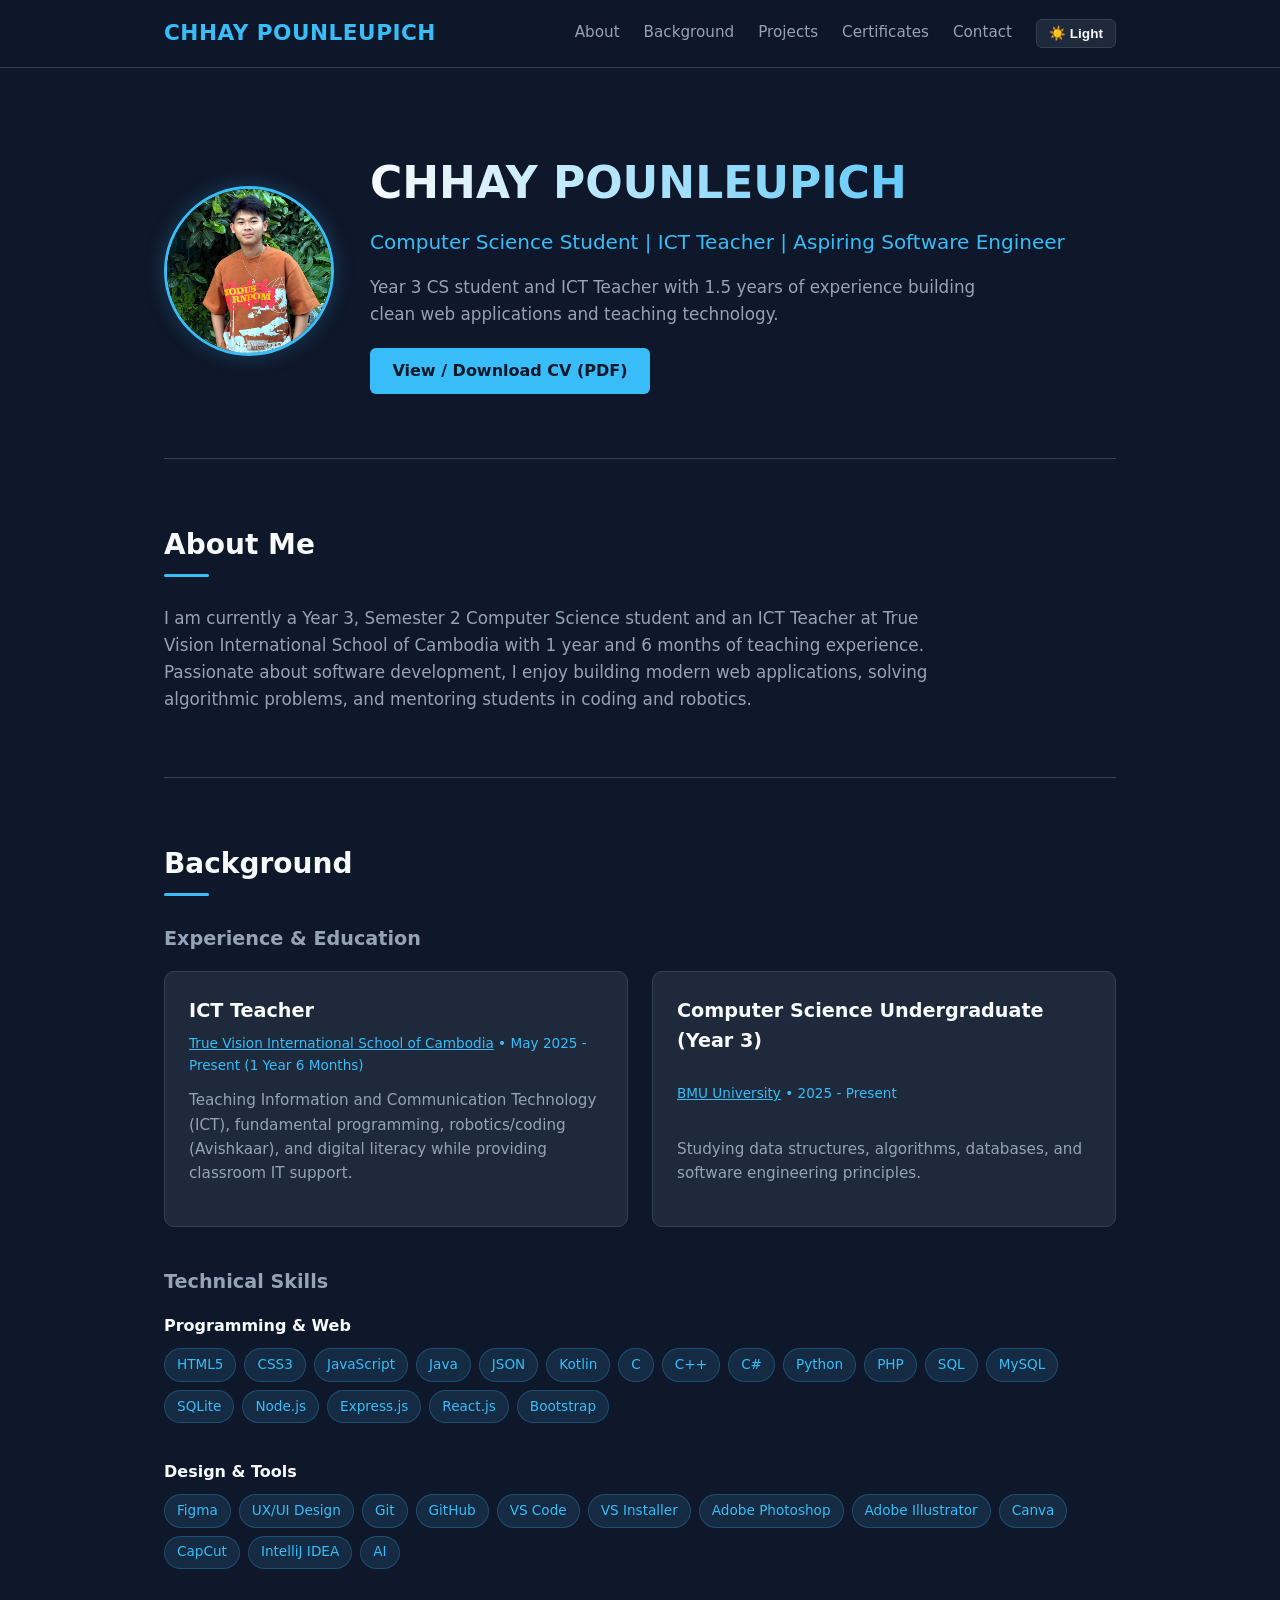
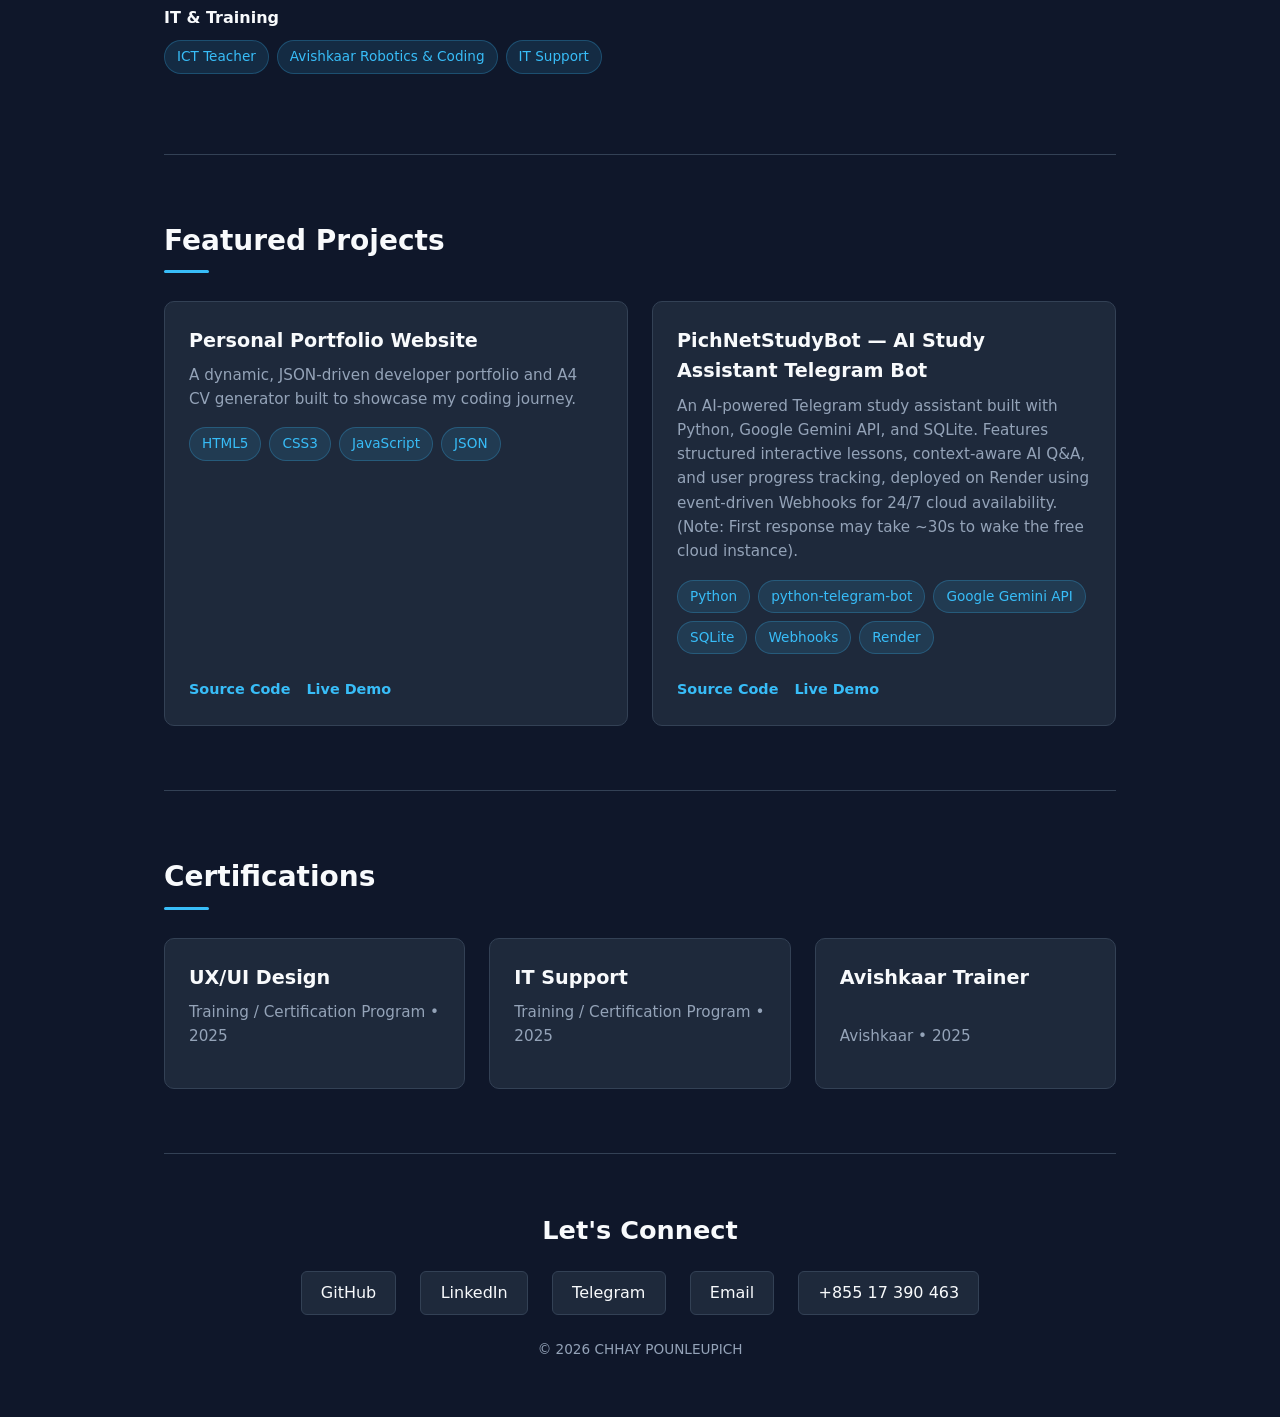
<file: index.html>
<!DOCTYPE html>
<html lang="en">
<head>
  <meta charset="UTF-8" />
  <meta name="viewport" content="width=device-width, initial-scale=1.0" />
  <meta name="description" content="Chhay Pounleupich — Year 3 Computer Science Student & Aspiring Software Engineer. View my web projects, technical skills, and CV." />
  <meta property="og:title" content="Chhay Pounleupich | Software Engineering Portfolio" />
  <meta property="og:description" content="Explore my projects, technical skills, certifications, and downloadable CV." />
  <meta property="og:image" content="https://pich-chhay.github.io/my-portfolio/assets/images/pich_600x600.jpg" />
  <link rel="icon" href="assets/images/pich_600x600.jpg" type="image/jpeg" />
  <title>Pich Chhay | Portfolio</title>
  <link rel="stylesheet" href="css/style.css" />
</head>
<body>
  <header class="navbar">
    <div class="container nav-content">
      <a href="#" class="logo" id="nav-name">DevPortfolio</a>
      <nav>
        <ul class="nav-links">
          <li><a href="#about">About</a></li>
          <li><a href="#background">Background</a></li>
          <li><a href="#projects">Projects</a></li>
          <li><a href="#certificates">Certificates</a></li>
          <li><a href="#contact">Contact</a></li>
          <li><button id="portfolio-theme-toggle" class="btn-theme-nav" aria-label="Toggle Theme">☀️ Light</button></li>
        </ul>
      </nav>
    </div>
  </header>

  <main class="container">
    <section id="hero" class="hero-section">
      <div class="hero-content">
        <img id="profile-avatar" src="" alt="Profile Picture" class="avatar" style="display: none;" />
        <div class="hero-text">
          <h1 id="profile-name">Loading...</h1>
          <p class="subtitle" id="profile-role"></p>
          <p class="bio" id="profile-bio"></p>
          <div class="hero-actions">
            <a href="cv.html" class="btn-cv">View / Download CV (PDF)</a>
          </div>
        </div>
      </div>
    </section>

    <section id="about" class="section">
      <h2>About Me</h2>
      <p id="profile-about"></p>
    </section>

    <section id="background" class="section">
      <h2>Background</h2>
      
      <div class="subsection">
        <h3>Experience & Education</h3>
        <div id="experience-list" class="grid"></div>
      </div>

      <div class="subsection">
        <h3>Technical Skills</h3>
        <div id="skills-container" class="skills-wrapper"></div>
      </div>
    </section>

    <section id="projects" class="section">
      <h2>Featured Projects</h2>
      <div id="projects-grid" class="grid"></div>
    </section>

    <section id="certificates" class="section">
      <h2>Certifications</h2>
      <div id="certificates-grid" class="grid"></div>
    </section>
  </main>

  <footer id="contact" class="footer">
    <div class="container">
      <h2>Let's Connect</h2>
      <div class="social-links" id="social-links"></div>
      <p class="copyright">&copy; <span id="year"></span> <span id="footer-name"></span></p>
    </div>
  </footer>

  <script src="js/app.js"></script>
</body>
</html>
</file>
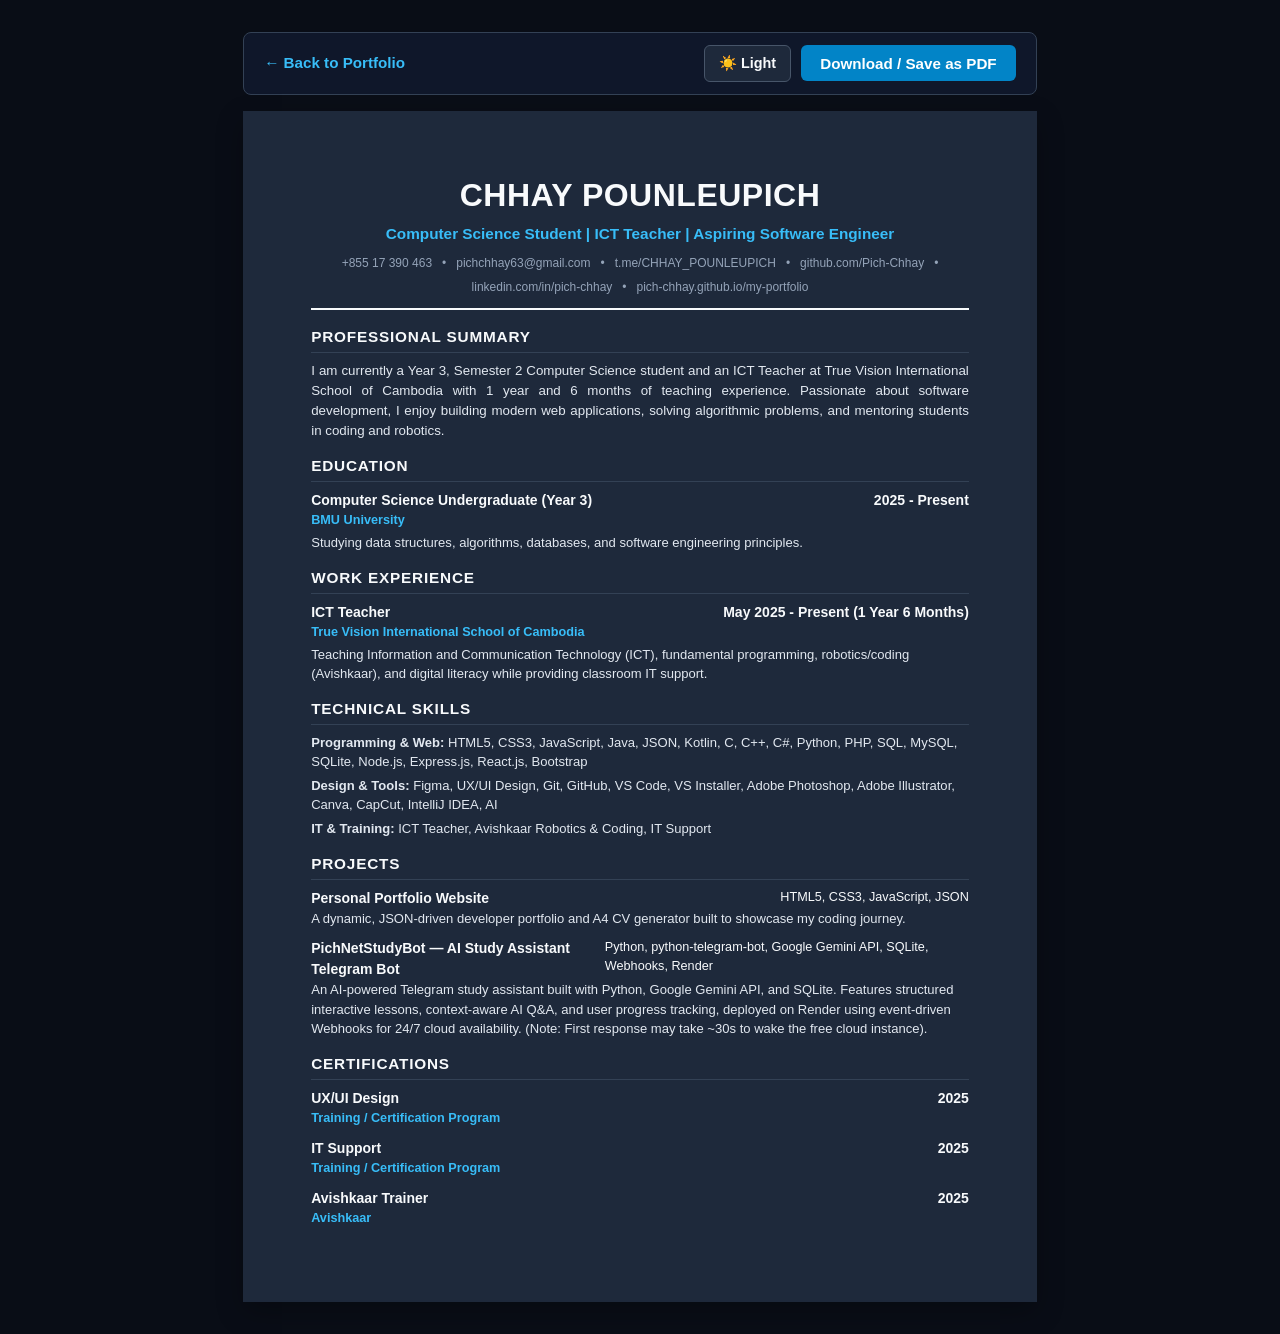
<file: cv.html>
<!DOCTYPE html>
<html lang="en">
<head>
  <meta charset="UTF-8" />
  <meta name="viewport" content="width=device-width, initial-scale=1.0" />
  <title>CV - CHHAY POUNLEUPICH</title>
  <style>
    /* Default = Dark Mode (Matches Portfolio Default) */
    :root {
      --body-bg: #090d16;
      --paper-bg: #1e293b;
      --primary: #f8fafc;
      --accent: #38bdf8;
      --text: #e2e8f0;
      --muted: #94a3b8;
      --border: #334155;
    }

    /* Light Mode (Matches Portfolio [data-theme="light"]) */
    [data-theme="light"] {
      --body-bg: #e2e8f0;
      --paper-bg: #ffffff;
      --primary: #0f172a;
      --accent: #0284c7;
      --text: #1e293b;
      --muted: #475569;
      --border: #cbd5e1;
    }

    * {
      box-sizing: border-box;
      margin: 0;
      padding: 0;
    }

    body {
      font-family: "Segoe UI", Roboto, Helvetica, Arial, sans-serif;
      background: var(--body-bg);
      color: var(--text);
      line-height: 1.5;
      padding: 2rem 1rem;
      transition: background 0.25s ease, color 0.25s ease;
    }

    /* Action Bar */
    .action-bar {
      max-width: 210mm;
      margin: 0 auto 1rem auto;
      display: flex;
      justify-content: space-between;
      align-items: center;
      flex-wrap: wrap;
      gap: 0.75rem;
      background: #0f172a;
      color: #fff;
      padding: 0.75rem 1.25rem;
      border-radius: 8px;
      border: 1px solid #334155;
    }

    .action-bar a {
      color: #38bdf8;
      text-decoration: none;
      font-weight: 600;
      font-size: 0.95rem;
    }

    .action-buttons {
      display: flex;
      gap: 0.6rem;
      align-items: center;
    }

    .btn-theme {
      background: #1e293b;
      color: #f8fafc;
      border: 1px solid #475569;
      padding: 0.55rem 0.9rem;
      border-radius: 6px;
      font-weight: 600;
      cursor: pointer;
      font-size: 0.9rem;
      transition: border-color 0.2s;
    }

    .btn-theme:hover {
      border-color: #38bdf8;
    }

    .btn-download {
      background: #0284c7;
      color: #fff;
      border: none;
      padding: 0.6rem 1.2rem;
      border-radius: 6px;
      font-weight: 600;
      cursor: pointer;
      font-size: 0.95rem;
      transition: background 0.2s;
    }

    .btn-download:hover {
      background: #0369a1;
    }

    /* A4 Paper Layout */
    .cv-page {
      background: var(--paper-bg);
      width: 210mm;
      min-height: 297mm;
      margin: 0 auto;
      padding: 16mm 18mm;
      box-shadow: 0 10px 25px rgba(0, 0, 0, 0.25);
      transition: background 0.25s ease;
    }

    .cv-header {
      border-bottom: 2px solid var(--primary);
      padding-bottom: 12px;
      margin-bottom: 16px;
      text-align: center;
    }

    .cv-header h1 {
      font-size: 24pt;
      color: var(--primary);
      letter-spacing: 0.5px;
      margin-bottom: 4px;
    }

    .cv-header .role {
      font-size: 11.5pt;
      color: var(--accent);
      font-weight: 600;
      margin-bottom: 8px;
    }

    .contact-row {
      display: flex;
      flex-wrap: wrap;
      justify-content: center;
      gap: 6px 10px;
      font-size: 9pt;
      color: var(--muted);
    }

    .contact-row a {
      color: var(--muted);
      text-decoration: none;
    }

    .cv-section {
      margin-bottom: 14px;
    }

    .cv-section h2 {
      font-size: 11.5pt;
      text-transform: uppercase;
      letter-spacing: 0.8px;
      color: var(--primary);
      border-bottom: 1px solid var(--border);
      padding-bottom: 3px;
      margin-bottom: 8px;
    }

    .summary-text {
      font-size: 10pt;
      color: var(--text);
      text-align: justify;
    }

    .item {
      margin-bottom: 10px;
    }

    .item-header {
      display: flex;
      justify-content: space-between;
      font-weight: 700;
      font-size: 10.5pt;
      color: var(--primary);
    }

    .item-sub {
      font-size: 9.5pt;
      color: var(--accent);
      font-weight: 600;
      margin-bottom: 3px;
    }

    .item p, .item li {
      font-size: 9.8pt;
      color: var(--text);
    }

    .skills-list {
      font-size: 9.8pt;
    }

    .skills-list p {
      margin-bottom: 4px;
    }

    /* Always White Paper when Printing / Saving as PDF */
    @media print {
      :root, [data-theme="light"] {
        --body-bg: #ffffff !important;
        --paper-bg: #ffffff !important;
        --primary: #0f172a !important;
        --accent: #0284c7 !important;
        --text: #1e293b !important;
        --muted: #475569 !important;
        --border: #cbd5e1 !important;
      }
      body {
        background: #ffffff !important;
        padding: 0;
      }
      .action-bar {
        display: none !important;
      }
      .cv-page {
        box-shadow: none;
        width: 100%;
        min-height: auto;
        padding: 0;
        margin: 0;
      }
      @page {
        size: A4;
        margin: 14mm 16mm;
      }
    }

    @media (max-width: 820px) {
      .cv-page, .action-bar {
        width: 100%;
      }
      .cv-page {
        padding: 1.5rem;
      }
    }
  </style>
</head>
<body>
  <div class="action-bar">
    <a href="index.html">&larr; Back to Portfolio</a>
    <div class="action-buttons">
      <button class="btn-theme" id="cv-theme-toggle" onclick="toggleTheme()">☀️ Light</button>
      <button class="btn-download" onclick="window.print()">Download / Save as PDF</button>
    </div>
  </div>

  <main class="cv-page">
    <header class="cv-header">
      <h1 id="cv-name">CHHAY POUNLEUPICH</h1>
      <div class="role" id="cv-role"></div>
      <div class="contact-row" id="cv-contact"></div>
    </header>

    <section class="cv-section">
      <h2>Professional Summary</h2>
      <p class="summary-text" id="cv-about"></p>
    </section>

    <section class="cv-section">
      <h2>Education</h2>
      <div id="cv-education"></div>
    </section>

    <section class="cv-section">
      <h2>Work Experience</h2>
      <div id="cv-work"></div>
    </section>

    <section class="cv-section">
      <h2>Technical Skills</h2>
      <div class="skills-list" id="cv-skills"></div>
    </section>

    <section class="cv-section">
      <h2>Projects</h2>
      <div id="cv-projects"></div>
    </section>

    <section class="cv-section">
      <h2>Certifications</h2>
      <div id="cv-certificates"></div>
    </section>
  </main>

  <script>
    function toggleTheme() {
      const htmlEl = document.documentElement;
      const btn = document.getElementById("cv-theme-toggle");
      const isLight = htmlEl.getAttribute("data-theme") === "light";

      if (isLight) {
        htmlEl.removeAttribute("data-theme");
        btn.textContent = "☀️ Light";
        localStorage.setItem("site-theme", "dark");
      } else {
        htmlEl.setAttribute("data-theme", "light");
        btn.textContent = "🌙 Dark";
        localStorage.setItem("site-theme", "light");
      }
    }

    (function initTheme() {
      const savedTheme = localStorage.getItem("site-theme");
      const btn = document.getElementById("cv-theme-toggle");
      if (savedTheme === "light") {
        document.documentElement.setAttribute("data-theme", "light");
        if (btn) btn.textContent = "🌙 Dark";
      }
    })();

    document.addEventListener("DOMContentLoaded", async () => {
      try {
        const res = await fetch("data/portfolio.json");
        const data = await res.json();
        const p = data.profile;

        document.title = `CV - ${p.name}`;
        document.getElementById("cv-name").textContent = p.name;
        document.getElementById("cv-role").textContent = p.role;
        document.getElementById("cv-about").textContent = p.about;

        const contacts = [];
        if (p.location) contacts.push(`<span>${p.location}</span>`);
        if (p.phone) contacts.push(`<a href="tel:${p.phone.replace(/\s+/g, '')}">${p.phone}</a>`);
        if (p.email) contacts.push(`<a href="mailto:${p.email}">${p.email}</a>`);
        if (p.telegram) contacts.push(`<a href="${p.telegram}" target="_blank">t.me/CHHAY_POUNLEUPICH</a>`);
        if (p.github) contacts.push(`<a href="${p.github}" target="_blank">github.com/Pich-Chhay</a>`);
        if (p.linkedin) contacts.push(`<a href="${p.linkedin}" target="_blank">linkedin.com/in/pich-chhay</a>`);
        contacts.push(`<a href="https://pich-chhay.github.io/my-portfolio/" target="_blank">pich-chhay.github.io/my-portfolio</a>`);
        document.getElementById("cv-contact").innerHTML = contacts.join(" &bull; ");

        const renderExpItem = (item) => `
          <div class="item">
            <div class="item-header">
              <span>${item.role}</span>
              <span>${item.period}</span>
            </div>
            <div class="item-sub">
              ${item.organizationUrl ? `<a href="${item.organizationUrl}" target="_blank" style="color: inherit; text-decoration: none;">${item.organization}</a>` : item.organization}
            </div>
            <p>${item.description}</p>
          </div>
        `;

        const workItems = (data.experience || []).filter(i => i.type === "work");
        const eduItems = (data.experience || []).filter(i => i.type !== "work");

        document.getElementById("cv-work").innerHTML = workItems.map(renderExpItem).join("");
        document.getElementById("cv-education").innerHTML = eduItems.map(renderExpItem).join("");

        const skillsContainer = document.getElementById("cv-skills");
        skillsContainer.innerHTML = (data.skills || []).map(group => `
          <p><strong>${group.category}:</strong> ${group.items.join(", ")}</p>
        `).join("");

        const projContainer = document.getElementById("cv-projects");
        projContainer.innerHTML = (data.projects || []).map(proj => `
          <div class="item">
            <div class="item-header">
              <span>${proj.title}</span>
              <span style="font-weight: 500; font-size: 9.5pt;">${proj.techStack.join(", ")}</span>
            </div>
            <p>${proj.description}</p>
          </div>
        `).join("");

        const certContainer = document.getElementById("cv-certificates");
        if (data.certificates && data.certificates.length > 0) {
          certContainer.innerHTML = data.certificates.map(cert => `
            <div class="item">
              <div class="item-header">
                <span>${cert.title}</span>
                <span>${cert.date}</span>
              </div>
              <div class="item-sub">${cert.issuer}</div>
            </div>
          `).join("");
        } else {
          certContainer.innerHTML = `<p style="font-size: 9.8pt;">UX/UI Design, IT Support, Avishkaar Trainer</p>`;
        }
      } catch (err) {
        console.error("Error loading CV data:", err);
      }
    });
  </script>
</body>
</html>
</file>
<file: css/style.css>
:root {
  --bg-primary: #0f172a;
  --bg-secondary: #1e293b;
  --bg-card: #1e293b;
  --text-primary: #f8fafc;
  --text-secondary: #94a3b8;
  --accent: #38bdf8;
  --accent-hover: #0284c7;
  --border-color: #334155;
  --pill-bg: rgba(56, 189, 248, 0.12);
}

* {
  box-sizing: border-box;
  margin: 0;
  padding: 0;
}

html {
  scroll-behavior: smooth;
}

body {
  font-family: 'Segoe UI', system-ui, -apple-system, sans-serif;
  background-color: var(--bg-primary);
  color: var(--text-primary);
  line-height: 1.6;
}

.container {
  max-width: 1000px;
  margin: 0 auto;
  padding: 0 1.5rem;
}

/* Navbar */
.navbar {
  position: sticky;
  top: 0;
  z-index: 100;
  background-color: rgba(15, 23, 42, 0.9);
  backdrop-filter: blur(10px);
  border-bottom: 1px solid var(--border-color);
  padding: 1rem 0;
}

.nav-content {
  display: flex;
  justify-content: space-between;
  align-items: center;
  flex-wrap: wrap;
  gap: 1rem;
}

.logo {
  font-size: 1.35rem;
  font-weight: 700;
  color: var(--accent);
  text-decoration: none;
  letter-spacing: 0.5px;
}

.nav-links {
  list-style: none;
  display: flex;
  gap: 1.5rem;
  flex-wrap: wrap;
}

.nav-links a {
  color: var(--text-secondary);
  text-decoration: none;
  font-weight: 500;
  font-size: 0.95rem;
  transition: color 0.2s ease;
}

.nav-links a:hover {
  color: var(--accent);
}

/* Hero Section */
.hero-section {
  padding: 5rem 0 4rem;
  border-bottom: 1px solid var(--border-color);
}

.hero-section h1 {
  font-size: 2.75rem;
  font-weight: 800;
  margin-bottom: 0.5rem;
  background: linear-gradient(90deg, #f8fafc, #38bdf8);
  -webkit-background-clip: text;
  background-clip: text;
  -webkit-text-fill-color: transparent;
}

.hero-section .subtitle {
  font-size: 1.25rem;
  color: var(--accent);
  font-weight: 500;
  margin-bottom: 1rem;
}

.hero-section .bio {
  color: var(--text-secondary);
  max-width: 650px;
  font-size: 1.05rem;
}

.hero-content {
  display: flex;
  align-items: center;
  gap: 2.25rem;
}

.hero-actions {
  margin-top: 1.25rem;
}

.btn-cv {
  display: inline-block;
  background: var(--accent);
  color: #0f172a;
  font-weight: 700;
  padding: 0.65rem 1.4rem;
  border-radius: 6px;
  text-decoration: none;
  transition: transform 0.2s, opacity 0.2s;
}

.btn-cv:hover {
  transform: translateY(-2px);
  opacity: 0.9;
}

.avatar {
  width: 170px;
  height: 170px;
  border-radius: 50%;
  object-fit: cover;
  object-position: center 15%;
  border: 3px solid var(--accent);
  box-shadow: 0 0 20px rgba(56, 189, 248, 0.25);
  flex-shrink: 0;
  transform: translateZ(0);
}

/* General Sections */
.section {
  padding: 4rem 0;
  border-bottom: 1px solid var(--border-color);
}

.section h2 {
  font-size: 1.75rem;
  margin-bottom: 1.75rem;
  color: var(--text-primary);
  position: relative;
  display: inline-block;
}

.section h2::after {
  content: '';
  display: block;
  width: 45px;
  height: 3px;
  background-color: var(--accent);
  margin-top: 0.4rem;
  border-radius: 2px;
}

#profile-about {
  color: var(--text-secondary);
  font-size: 1.05rem;
  max-width: 780px;
}

/* Subsections inside Background */
.subsection {
  margin-bottom: 2.5rem;
}

.subsection:last-child {
  margin-bottom: 0;
}

.subsection h3 {
  font-size: 1.2rem;
  color: var(--text-secondary);
  margin-bottom: 1rem;
}

/* Cards & Grid */
.grid {
  display: grid;
  grid-template-columns: repeat(auto-fit, minmax(290px, 1fr));
  gap: 1.5rem;
}

.card {
  background-color: var(--bg-card);
  border: 1px solid var(--border-color);
  border-radius: 10px;
  padding: 1.5rem;
  transition: transform 0.25s ease, border-color 0.25s ease;
  display: flex;
  flex-direction: column;
  justify-content: space-between;
}

.card:hover {
  transform: translateY(-4px);
  border-color: var(--accent);
}

.card h3 {
  font-size: 1.2rem;
  color: var(--text-primary);
  margin-bottom: 0.4rem;
}

.card .subtitle {
  font-size: 0.85rem;
  color: var(--accent);
  margin-bottom: 0.75rem;
}

.card p {
  color: var(--text-secondary);
  font-size: 0.95rem;
  margin-bottom: 1rem;
}

/* Skills & Tags */
.skills-wrapper {
  display: flex;
  flex-direction: column;
  gap: 1.25rem;
}

.skill-group h3 {
  font-size: 1rem;
  color: var(--text-primary);
  margin-bottom: 0.6rem;
}

.skill-list, .tags {
  display: flex;
  flex-wrap: wrap;
  gap: 0.5rem;
  margin-bottom: 1rem;
}

.skill-pill, .tag {
  background-color: var(--pill-bg);
  color: var(--accent);
  border: 1px solid rgba(56, 189, 248, 0.25);
  padding: 0.3rem 0.75rem;
  border-radius: 999px;
  font-size: 0.85rem;
  font-weight: 500;
}

/* Card Links */
.card-links {
  display: flex;
  gap: 1rem;
  margin-top: auto;
  padding-top: 0.5rem;
}

.card-links a, .card > a {
  color: var(--accent);
  text-decoration: none;
  font-size: 0.9rem;
  font-weight: 600;
  transition: color 0.2s ease;
}

.card-links a:hover, .card > a:hover {
  color: var(--text-primary);
  text-decoration: underline;
}

.empty-state {
  color: var(--text-secondary);
  font-style: italic;
}

/* Footer */
.footer {
  padding: 3.5rem 0;
  text-align: center;
}

.footer h2 {
  font-size: 1.6rem;
  margin-bottom: 1.25rem;
}

.social-links {
  display: flex;
  justify-content: center;
  flex-wrap: wrap;
  gap: 1.5rem;
  margin-bottom: 1.5rem;
}

.social-links a {
  color: var(--text-primary);
  background-color: var(--bg-secondary);
  border: 1px solid var(--border-color);
  padding: 0.5rem 1.2rem;
  border-radius: 6px;
  text-decoration: none;
  font-weight: 500;
  transition: all 0.2s ease;
}

.social-links a:hover {
  border-color: var(--accent);
  color: var(--accent);
  transform: translateY(-2px);
}

.copyright {
  color: var(--text-secondary);
  font-size: 0.85rem;
}

/* Light Mode Variables for Portfolio */
[data-theme="light"] {
  --bg-primary: #f8fafc;
  --bg-secondary: #e2e8f0;
  --bg-card: #ffffff;
  --text-primary: #0f172a;
  --text-secondary: #475569;
  --accent: #0284c7;
  --accent-hover: #0369a1;
  --border-color: #cbd5e1;
  --pill-bg: rgba(2, 132, 199, 0.1);
}

/* កែប្រែ Navbar និង Hero H1 ឱ្យដើរស្អាតទាំង Dark និង Light Mode */
[data-theme="light"] .navbar {
  background-color: rgba(248, 250, 252, 0.9);
}

[data-theme="light"] .hero-section h1 {
  background: linear-gradient(90deg, #0f172a, #0284c7);
  -webkit-background-clip: text;
  background-clip: text;
  -webkit-text-fill-color: transparent;
}

[data-theme="light"] .btn-cv {
  color: #ffffff;
}

/* Style ប៊ូតុង Toggle លើ Navbar */
.btn-theme-nav {
  background: var(--bg-secondary);
  color: var(--text-primary);
  border: 1px solid var(--border-color);
  padding: 0.35rem 0.75rem;
  border-radius: 6px;
  font-size: 0.85rem;
  font-weight: 600;
  cursor: pointer;
  transition: border-color 0.2s, transform 0.2s;
}

.btn-theme-nav:hover {
  border-color: var(--accent);
}

/* Mobile Responsive */
@media (max-width: 600px) {
  .hero-content {
    flex-direction: column;
    text-align: center;
  }
  .hero-section h1 {
    font-size: 2.1rem;
  }
  .nav-links {
    gap: 1rem;
  }
}
</file>
